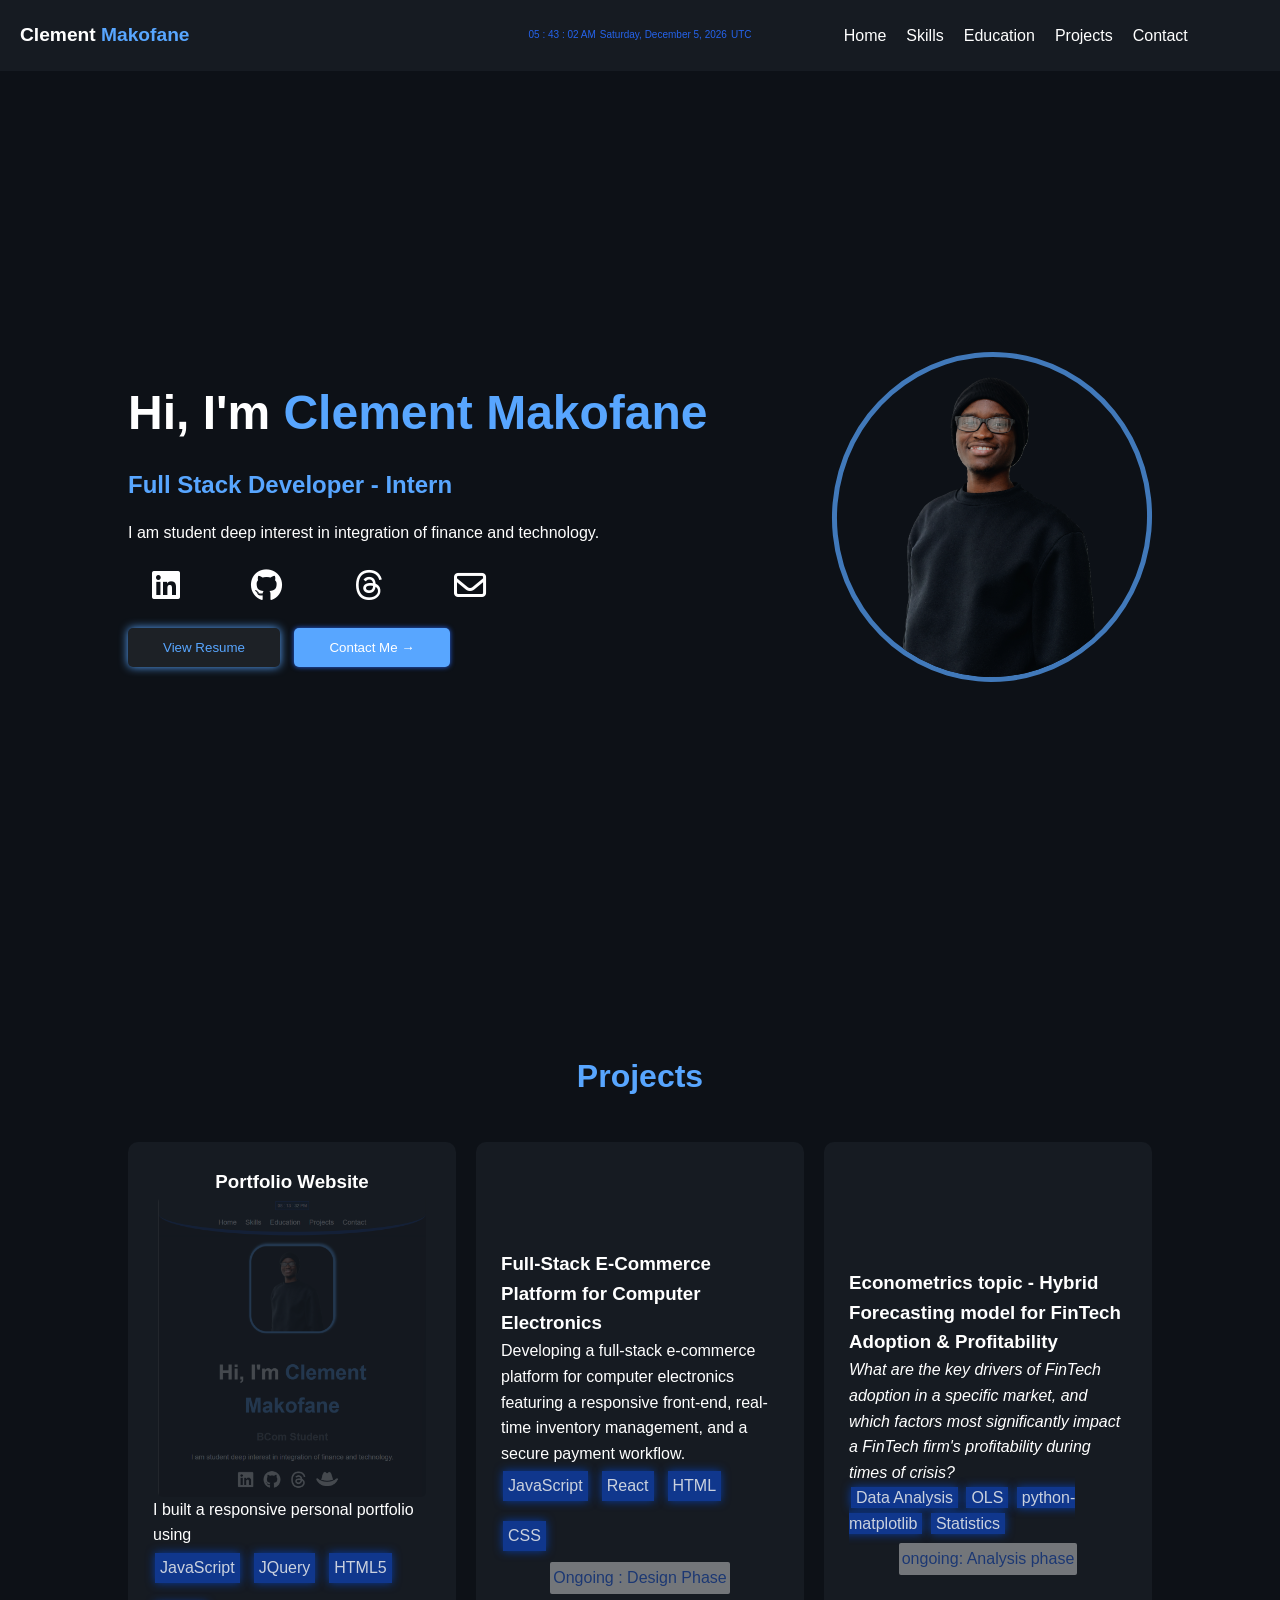
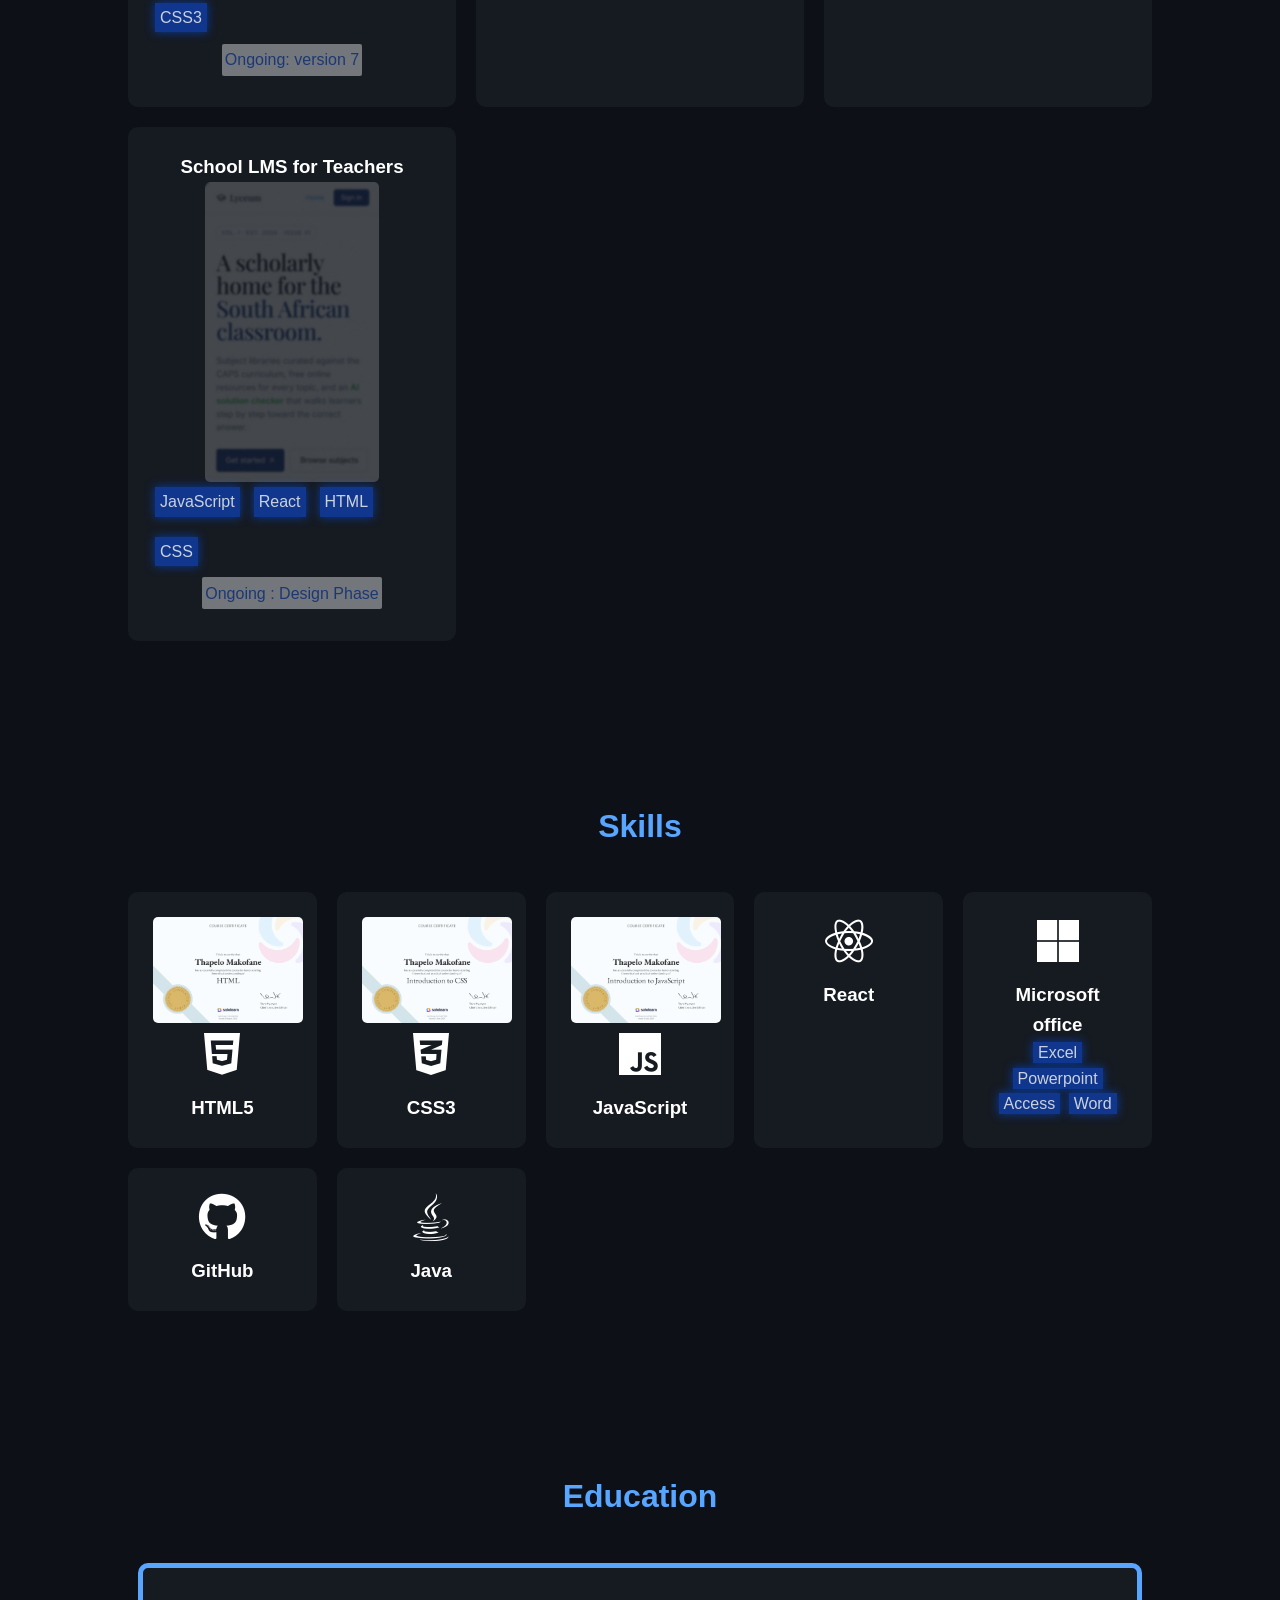
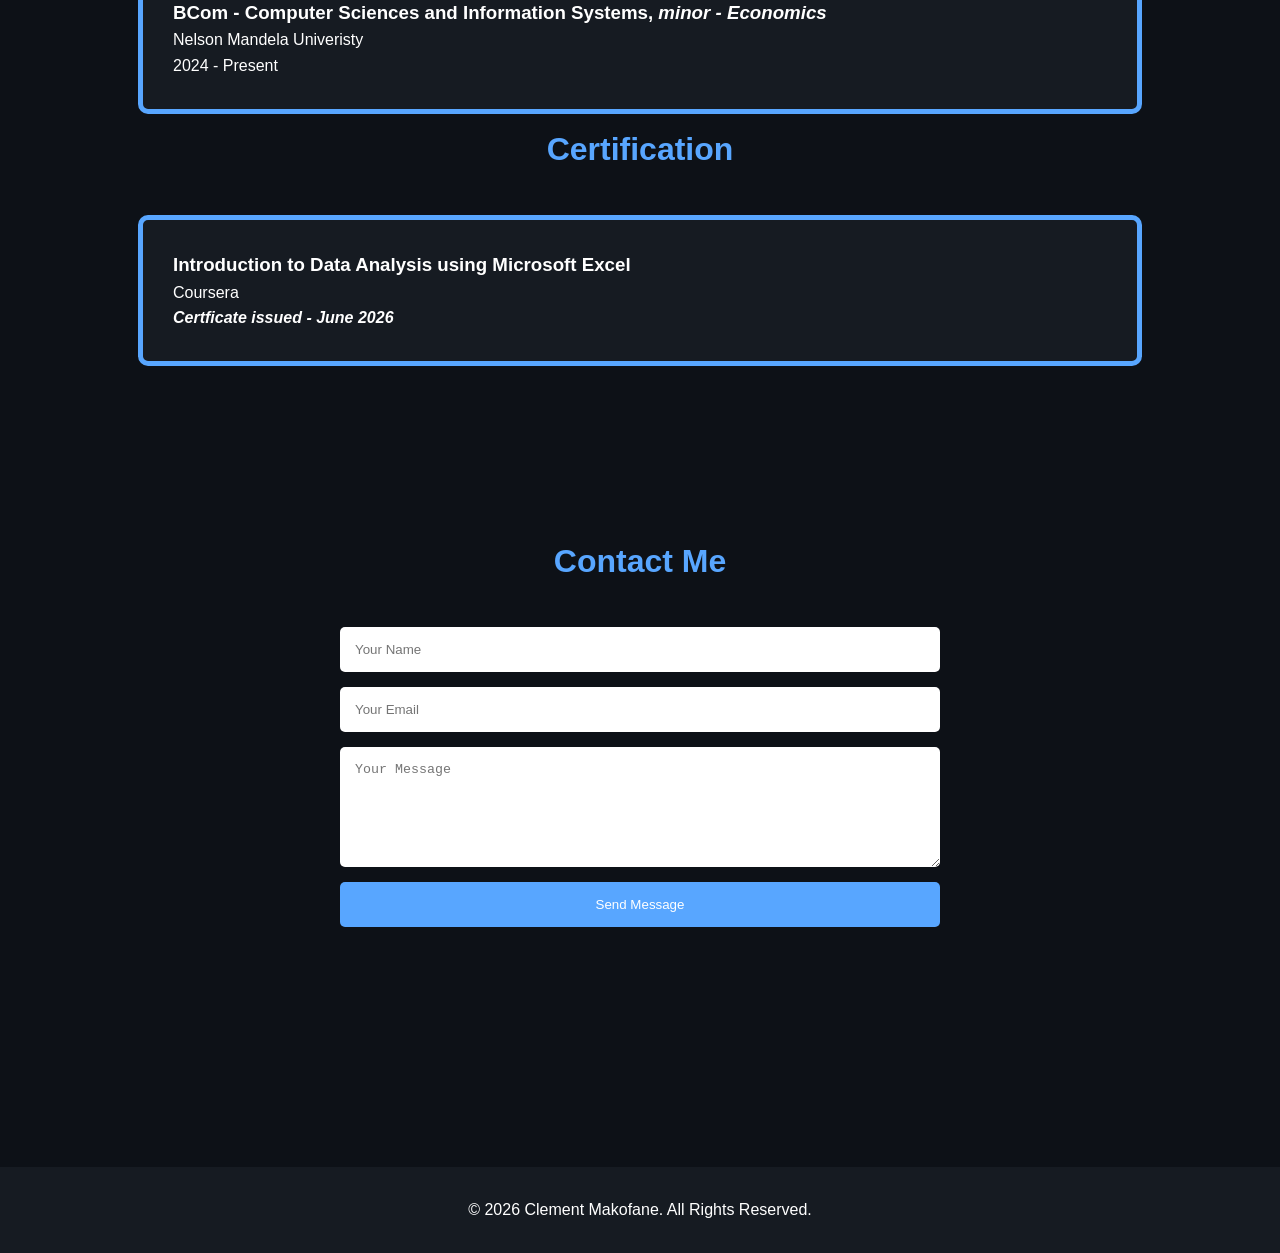
<file: index.html>
<!DOCTYPE html>
<html lang="en">
<head>
    <!-- ========================================
         META DATA
    ========================================= -->
    <meta charset="UTF-8">
    <meta name="viewport" content="width=device-width, initial-scale=1.0">

    <meta name="description" content="Portfolio of Clement Makofane, Full Stack Developer, FinTech Enthusiast and BCom Computer Science student.">
    <meta name="keywords" content="Clement Makofane, Full Stack Developer, FinTech, Portfolio, React, JavaScript">
    <meta name="author" content="Clement Makofane">
    <meta property="og:title" content="Clement Makofane Portfolio">
    <meta property="og:description" content="Full Stack Developer and FinTech Enthusiast">
    <script type="application/ld+json">
    {"@context":"https://schema.org","@type":"Person","name":"Clement Makofane","jobTitle":"Full Stack Developer"}
    </script>
    <link rel="stylesheet" href="/styling/style.css">
    <link rel="stylesheet" href="https://cdnjs.cloudflare.com/ajax/libs/font-awesome/6.7.2/css/all.min.css">
    <link rel="stylesheet" href="https://fonts.googleapis.com/css2?family=Inter:wght@300;400;500;600;700;800&display=swap">
    <title>Clement Makofane | Portfolio</title>
    
</head>
<body class="top" id="body">
    <header class="header">
        <nav id="navbar" class="navbar show-menu">
            <div class="list">
                <div class="logo">
                    Clement <span class="logoSur">Makofane</span>
                </div>
                <!-- <div id="clock-container">
                    <span id="time-display">Loading...</span>
                </div> -->
                <div class="clock-wrapper">
                    <div id="clock">
                        <span id="hours">00</span>
                        <span class="seperation">:</span>
                        <span id="minutes">00</span>
                        <span class="seperation">:</span>
                        <span id="seconds">00</span>
                        <span id="ampm">AM</span>
                    </div>
                    <div id="date-display">Loading...</div>
                    <!-- <div id="location-display">
                    <span id="location-icon"><i class="fa-solid fa-location-dot"></i></span>
                    <span id="location-text">Detection your location</span>
                </div> -->
                    <div id="timezone-display"></div>
                </div>
            
                <ul class="nav-links">
                    <li><a href="#hero">Home</a></li>
                    <li><a href="#skills">Skills</a></li>
                    <li><a href="#education">Education</a></li>
                    <li><a href="#projects">Projects</a></li>
                    <li><a href="#contact">Contact</a></li>
                </ul>
                <button class="nav-close"><i class="fas fa-xmark"></i></button>
            </div>
             <button class="navMenu">
                <i class="fas fa-bars"></i>
            </button>
        </nav>
    </header>


    <!-- == HERO SECTION == -->
    <section id="hero" class="hero">

        <div class="hero-content">

            <div class="hero-text">

                <h1>
                    Hi, I'm
                    <span>Clement Makofane</span>
                </h1>

                <h2>Full Stack Developer - Intern</h2>

                <p>
                    I am student deep interest in integration of finance and technology.
                </p>

                <div class="social-links">
                        
                    <a href="https://www.linkedin.com/in/makofaneclement">
                    <i class="fa-brands fa-linkedin"></i>
                    </a>
                    <a href="https://github.com/Clemthap" target="_parent">
                        <i class="fa-brands fa-github"></i>
                    </a>

                    <a href="https://www.threads.com/@mc_teepee" target="_parent">
                        <i class="fa-brands fa-threads"></i>
                    </a>
                    <a href="mailto:makofane.t.clement@gmail.com" target="_parent">
                        <i class="fa-regular fa-envelope"></i>
                    </a>
                </div>

                <div class="hero-buttons">
                    <a class="btnDownLoad" href="/documents/Clement's CV.pdf" target="_blank">
                        <button>View Resume</button>
                    </a>
                    <a class="reachOut" href="#contact" target="_blank">
                        <button>Contact Me <b>&rightarrow;</b></button>
                    </a>
                </div>

            </div>

            <div class="hero-image">
                <img src="/images/pictures/ProfilePic_wb.PNG" alt="Profile Picture">
            </div>
        </div>
    </section>

    <!-- == PROJECTS SECTION == -->
    <section id="projects"aria-lavel="Projects">
        <h2 class="section-title">Projects</h2>

        <!-- <div class="project-filter"> 
            <button data-filter="all">All</button>
            <button data-filter="web">Web</button>
            <button data-filter="research, data, data analytics">Data Analysis</button>
            <button data-filter="fullstack">Full Stack</button> 
        </div> -->

        <div class="projects-grid">
            <div class="project-card">
                <p>
                    <h3>Portfolio Website</h3>
                    <img src="/images/pictures/image.png" alt="">
                    I built a responsive personal portfolio using 
                    <br>
                    
                    
                    <div class="tech-stack">
                        <span class="stack">JavaScript</span>
                        <span class="stack">JQuery</span>
                        <span class="stack">HTML5</span>
                        <span class="stack">CSS3</span>
                    </div>
                </p>
                <p>Ongoing: version 7</p>
            </div>

            <div class="project-card">

                <h3>Full-Stack E-Commerce Platform for Computer Electronics</h3>

                <p>
                    Developing a full-stack e-commerce platform for computer electronics featuring a responsive front-end, real-time inventory management, and a secure payment workflow.
                    <br>
                    <div class="tech-stack">
                        <span class="stack">JavaScript</span>
                        <span class="stack">React</span>
                        <span class="stack">HTML</span>
                        <span class="stack">CSS</span>
                    </div>
                </p>
                <p>Ongoing : Design Phase</p>

            </div>

            <div class="project-card">

                <h3>Econometrics topic -  Hybrid Forecasting model for FinTech Adoption & Profitability</h3>


                <p>
                    <i>What are the key drivers of FinTech adoption in a specific market, and which factors most significantly impact a FinTech firm's profitability during times of crisis?</i>
                    <br>
                    <div class="teck-stack">
                        <span class="stack">Data Analysis</span>
                        <span class="stack">OLS</span>
                        <span class="stack">python- matplotlib</span>
                        <span class="stack">Statistics</span>
                    </div>
                </p>
                <p>ongoing: Analysis phase</p>
            </div>
            <div class="project-card">
                <h3>School LMS for Teachers</h3>
                <img src="images/pictures/eduLink hub.png" alt="Demo">
                <p></p>
                <div class="tech-stack">
                        <span class="stack">JavaScript</span>
                        <span class="stack">React</span>
                        <span class="stack">HTML</span>
                        <span class="stack">CSS</span>
                    </div>
                <p>Ongoing : Design Phase</p>
            </div>
        </div>

    </section>


    <!-- == SKILLS SECTION == -->
    <section id="skills">

        <h2 class="section-title">Skills</h2>
        <!-- <h4 class="section-by-kill">Technical Skills</h4> -->
        <div class="skills-grid">
            <div class="skill-card">
                <img src="/images/certificates/html.png" alt="">
                <i class="fa-brands fa-html5"></i>
                <h3>HTML5</h3>
            </div>

            <div class="skill-card">
                 <img src="/images/certificates/introCss.png" alt="">
                <i class="fa-brands fa-css3-alt"></i>
                <h3>CSS3</h3>
            </div>

            <div class="skill-card">
                 <img src="/images/certificates/intro-javaScript.png" alt="">
                <i class="fa-brands fa-js"></i>
                <h3>JavaScript</h3>
            </div>

            <div class="skill-card">
                <i class="fa-brands fa-react"></i>
                <h3>React</h3>
            </div>
            <div class="skill-card">
                <i class="fa-brands fa-microsoft"></i>
                <h3>Microsoft office</h3>
                <span class="stack">Excel</span>
                <span class="stack">Powerpoint</span>
                <span class="stack">Access</span>
                <span class="stack">Word</span>
            </div>
            <div class="skill-card">
                <i class="fa-brands fa-github"></i>
                <h3>GitHub</h3>
            </div>
            <div class="skill-card">
                <i class="fa-brands fa-java"></i>
                <h3>Java</h3>
            </div>
        </div>

    </section>


    <!-- == EDUCATION SECTION == -->
    <section id="education">

        <h2 class="section-title">Education</h2>

        <div class="card">

            <h3>BCom &hyphen; Computer Sciences and Information Systems, <i>minor - Economics</i></h3>
            <p>
                Nelson Mandela Univeristy 
            </p>

            <p>
                2024 - Present
            </p>
            
        </div>
        <h2 class="section-title">Certification</h2>
        <div class="card">
            <a href="https://www.coursera.org/account/accomplishments/records/GVTAS8W2ZGK1" target="_blank">
                <h3>Introduction to Data Analysis using Microsoft Excel</h3>
                <p>
                    Coursera 
                    <h4><i>Certficate issued - June 2026</i></h4>
                </p>

            </a>
        </div>
    </section>




    <!-- == CONTACT SECTION == -->
    <section id="contact">

        <h2 class="section-title">Contact Me</h2>

        <form id="contactForm"  method="post" enctype="text/plain"  novalidate>

            <input
                type="text"
                placeholder="Your Name"
                required>

            <input
                type="email"
                placeholder="Your Email"
                required>

            <textarea
                rows="6"
                placeholder="Your Message"
                required></textarea>

                <button type="submit">
                    Send Message
                </button>

        </form>
    </section>
    <section>

        <a href="#top"><button id="btnTop"><b>&uparrow;</b><br> Top</button></a>
    </section>


    <!-- == FOOTER SECTION == -->
    <footer>

        <p>
            © 2026 Clement Makofane. All Rights Reserved.
        </p>

    </footer>
    <script src="Scripting/script.js"></script>
    <script src="https://code.jquery.com/jquery-3.7.1.min.js"></script>
</body>
</html>
</file>
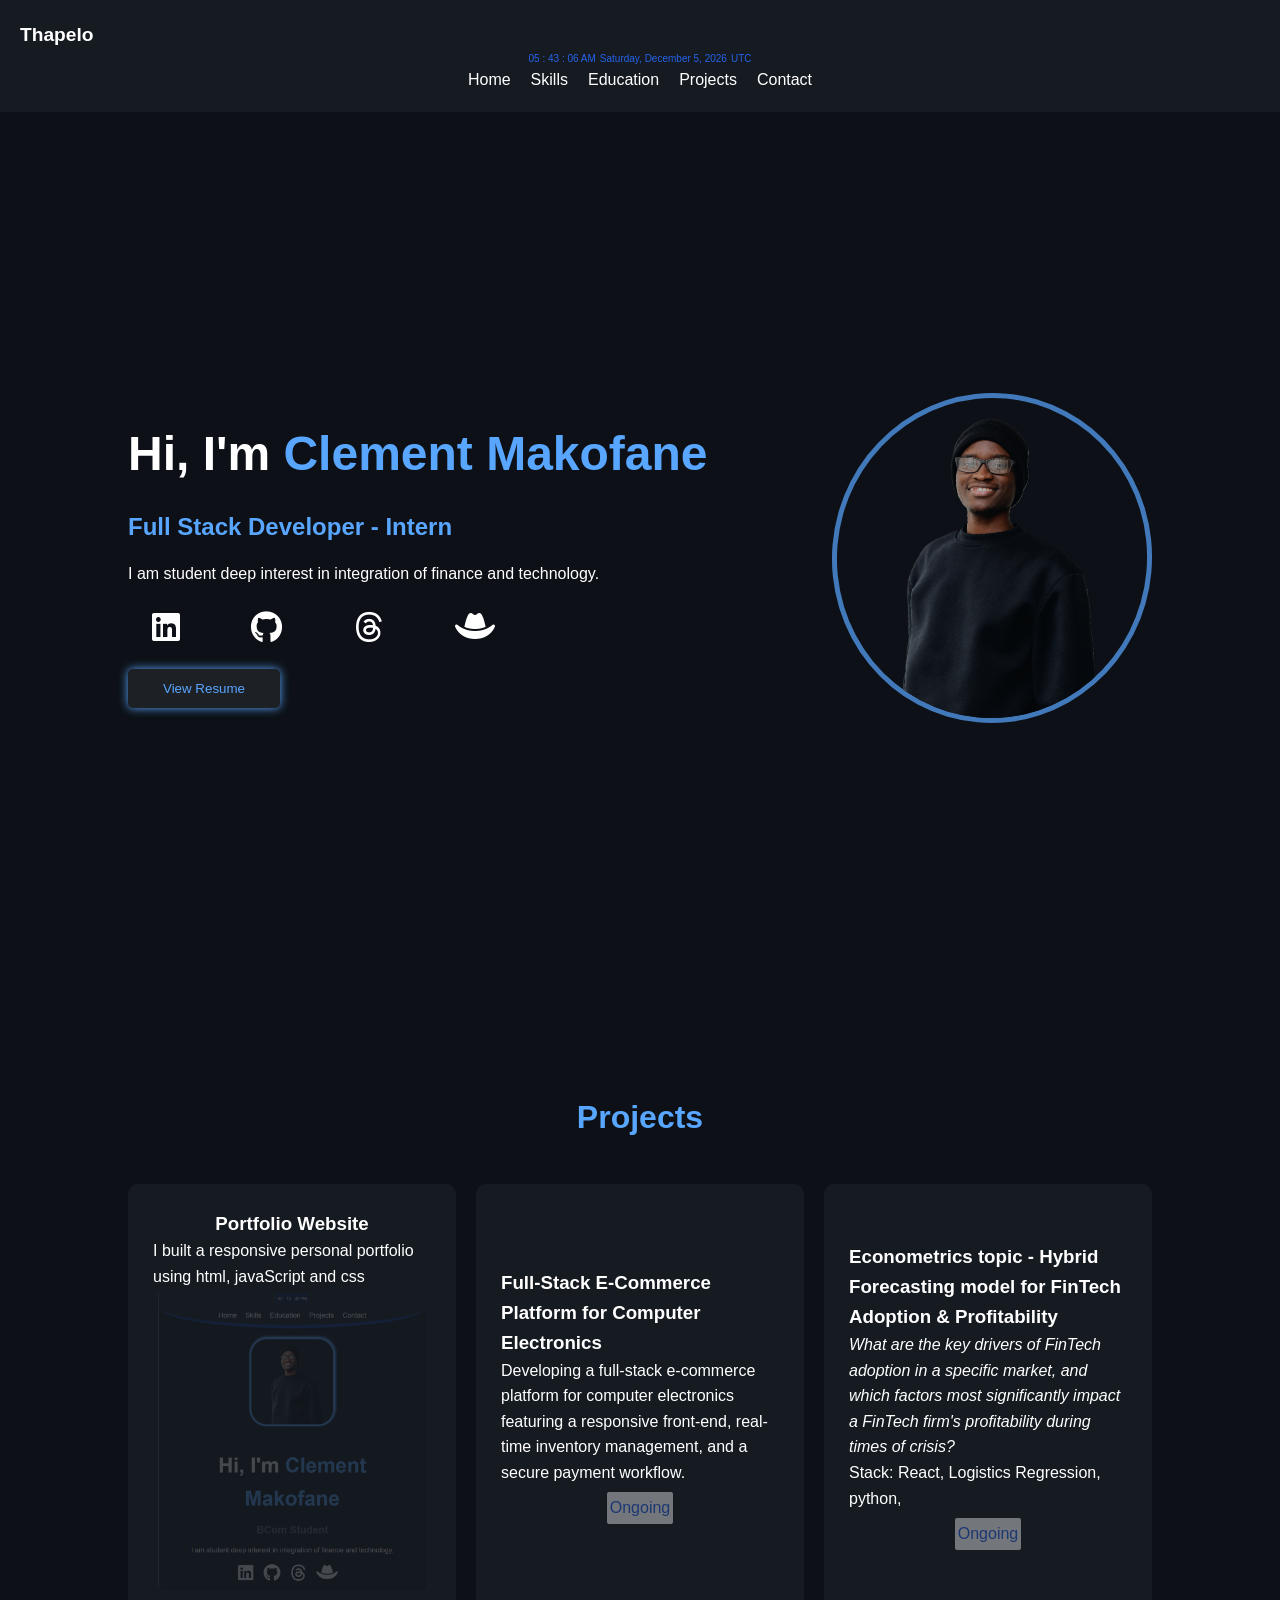
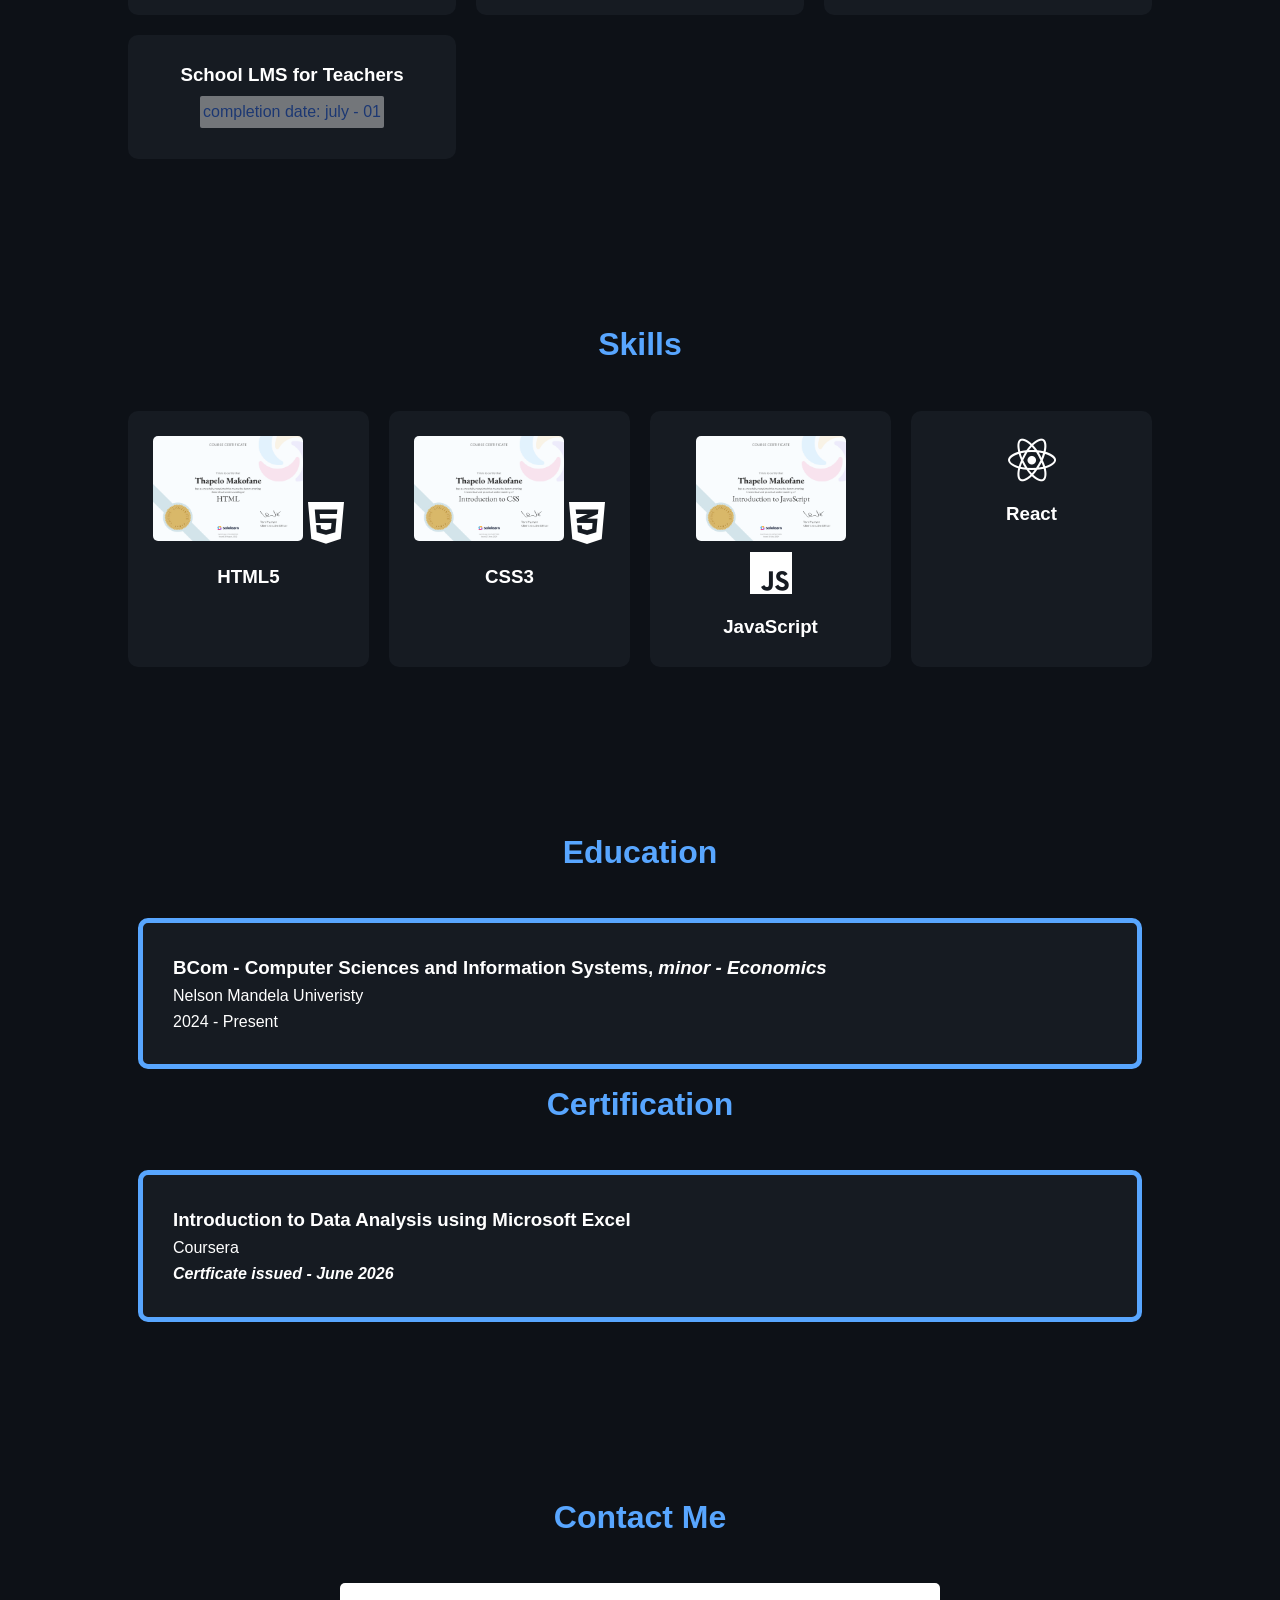
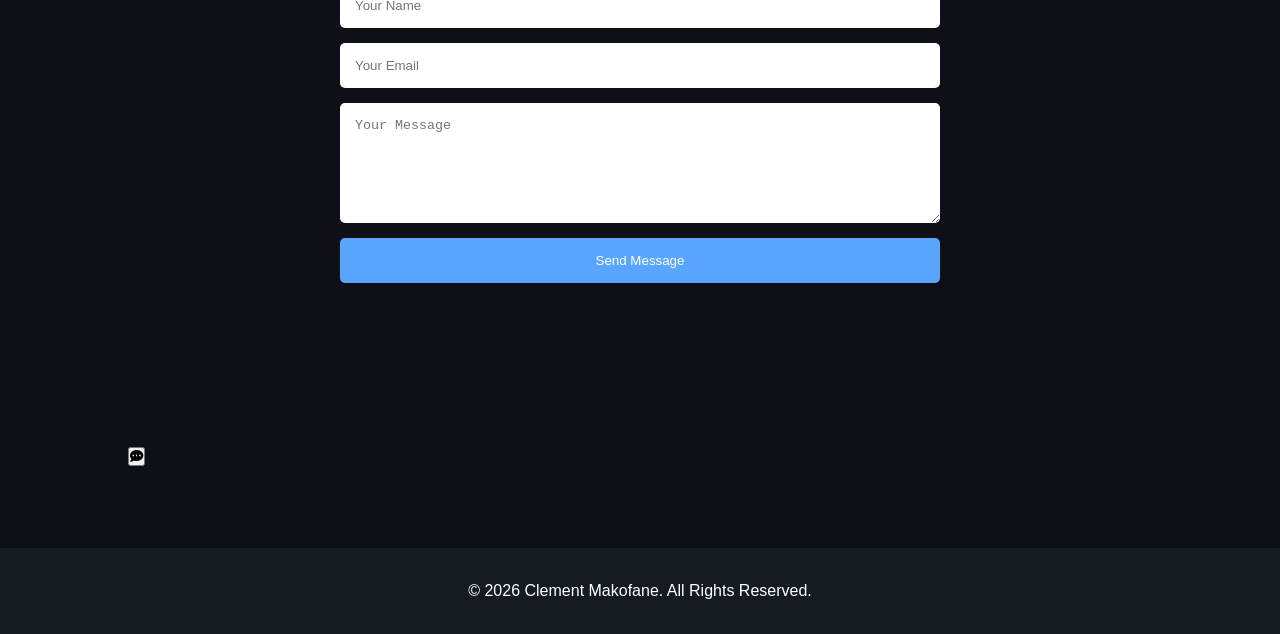
<file: pages/index.html>
<!DOCTYPE html>
<html lang="en">
<head>
    <!-- ========================================
         META DATA
    ========================================= -->
    <meta charset="UTF-8">
    <meta name="viewport" content="width=device-width, initial-scale=1.0">
    <link rel="stylesheet" href="/styling/style.css">
    <link rel="stylesheet" href="https://cdnjs.cloudflare.com/ajax/libs/font-awesome/6.7.2/css/all.min.css">
    <title>Clement Makofane | Portfolio</title>
    
</head>
<body class="top">
    <header class="header">

        <nav class="navbar">

            <div class="logo">
                Thapelo
            </div>
            <!-- <div id="clock-container">
                <span id="time-display">Loading...</span>
            </div> -->
            <div class="clock-wrapper">
                <div id="clock">
                    <span id="hours">00</span>
                    <span class="seperation">:</span>
                    <span id="minutes">00</span>
                    <span class="seperation">:</span>
                    <span id="seconds">00</span>
                    <span id="ampm">AM</span>
                </div>
                <div id="date-display">Loading...</div>
                <!-- <div id="location-display">
                    <span id="location-icon"><i class="fa-solid fa-location-dot"></i></span>
                    <span id="location-text">Detection your location</span>
                </div> -->
                <div id="timezone-display"></div>
            </div>

            <ul class="nav-links">
                <li><a href="#hero">Home</a></li>
                <li><a href="#skills">Skills</a></li>
                <li><a href="#education">Education</a></li>
                <li><a href="#projects">Projects</a></li>
                <li><a href="#contact">Contact</a></li>
            </ul>

        </nav>

    </header>


    <!-- == HERO SECTION == -->
    <section id="hero" class="hero">

        <div class="hero-content">

            <div class="hero-text">

                <h1>
                    Hi, I'm
                    <span>Clement Makofane</span>
                </h1>

                <h2>Full Stack Developer - Intern</h2>

                <p>
                    I am student deep interest in integration of finance and technology.
                </p>

                <div class="social-links">
                        
                    <a href="https://www.linkedin.com/in/makofaneclement">
                    <i class="fa-brands fa-linkedin"></i>
                    </a>
                    <a href="https://github.com/Clemthap" target="_parent">
                        <i class="fa-brands fa-github"></i>
                    </a>

                    <a href="https://www.threads.com/@mc_teepee">
                        <i class="fa-brands fa-threads"></i>
                    </a>
                    <a href="https://tryhackme.com/p/TeaPee" target="_parent">
                        <i class="fa-solid fa-hat-cowboy"></i>
                    
                    </a>

                </div>

                <div class="hero-buttons">
                    <a class="btnDownLoad">
                        <button>View Resume</button>
                    </a>

                    <!-- <a href="#projects">
                        <button>View Projects</button>
                    </a> -->
                </div>

            </div>

            <div class="hero-image">
                <img src="/images/pictures/ProfilePic_wb.PNG" alt="Profile Picture">
            </div>

        </div>

    </section>

    <!-- == PROJECTS SECTION == -->
    <section id="projects">

        <h2 class="section-title">Projects</h2>

        <div class="projects-grid">

            <div class="project-card">

                <h3>Portfolio Website</h3>

                <p>
                    I built a responsive personal portfolio using 
                    html, javaScript and css
                </p>
                <img src="/images/pictures/image.png" alt="">
                <!-- <p>Ongoing</p> -->
            </div>

            <div class="project-card">

                <h3>Full-Stack E-Commerce Platform for Computer Electronics</h3>

                <p>
                    Developing a full-stack e-commerce platform for computer electronics featuring a responsive front-end, real-time inventory management, and a secure payment workflow.
                </p>
                <p>Ongoing</p>

            </div>

            <div class="project-card">

                <h3>Econometrics topic -  Hybrid Forecasting model for FinTech Adoption & Profitability</h3>


                <p>
                    <i>What are the key drivers of FinTech adoption in a specific market, and which factors most significantly impact a FinTech firm's profitability during times of crisis?</i>
                    <br>Stack: React, Logistics Regression, python,
                </p>

                <p>Ongoing</p>
            </div>
            <div class="project-card">
                <h3>School LMS for Teachers</h3>
                <p></p>
                <p>
                    completion date: july &hyphen; 01
                </p>
            </div>
        </div>

    </section>


    <!-- == SKILLS SECTION == -->
    <section id="skills">

        <h2 class="section-title">Skills</h2>
        <!-- <h4 class="section-by-kill">Technical Skills</h4> -->
        <div class="skills-grid">
            <div class="skill-card">
                <img src="/images/certificates/html.png" alt="">
                <i class="fa-brands fa-html5"></i>
                <h3>HTML5</h3>
            </div>

            <div class="skill-card">
                 <img src="/images/certificates/introCss.png" alt="">
                <i class="fa-brands fa-css3-alt"></i>
                <h3>CSS3</h3>
            </div>

            <div class="skill-card">
                 <img src="/images/certificates/intro-javaScript.png" alt="">
                <i class="fa-brands fa-js"></i>
                <h3>JavaScript</h3>
            </div>

            <div class="skill-card">
                <i class="fa-brands fa-react"></i>
                <h3>React</h3>
            </div>

            <div class="skill-card" style="display: none;">
                <i class="fa-brands fa-github"></i>
                <h3>GitHub</h3>
            </div>
        </div>

    </section>


    <!-- == EDUCATION SECTION == -->
    <section id="education">

        <h2 class="section-title">Education</h2>

        <div class="card">

            <h3>BCom &hyphen; Computer Sciences and Information Systems, <i>minor - Economics</i></h3>
            <p>
                Nelson Mandela Univeristy 
            </p>

            <p>
                2024 - Present
            </p>
            
        </div>
        <h2 class="section-title">Certification</h2>
        <div class="card">
            <a href="https://www.coursera.org/account/accomplishments/records/GVTAS8W2ZGK1" target="_blank">
                <h3>Introduction to Data Analysis using Microsoft Excel</h3>
                <p>
                    Coursera 
                    <h4><i>Certficate issued - June 2026</i></h4>
                </p>

            </a>
        </div>
    </section>




    <!-- == CONTACT SECTION == -->
    <section id="contact">

        <h2 class="section-title">Contact Me</h2>

        <form id="contactForm" action="f"  method="post" enctype="text/plain"  novalidate>

            <input
                type="text"
                placeholder="Your Name"
                required>

            <input
                type="email"
                placeholder="Your Email"
                required>

            <textarea
                rows="6"
                placeholder="Your Message"
                required></textarea>

                <button type="submit">
                    Send Message
                </button>

        </form>

    </section>
    <section>
        <a href=""> <button id="btnBot"><i class="fa-solid fa-comment-dots"></i></button></a>

        <a href="#top"><button id="btnTop"><b>&uparrow;</b><br> Top</button></a>
    </section>

    <!-- == ABOUT SECTION == -->
    <!-- <section id="experience">

        <h2 class="section-title">Experience</h2>
        <div class="card">
            <h3></h3>
        </div>

    </section>
 -->


    <!-- == FOOTER SECTION == -->
    <footer>

        <p>
            © 2026 Clement Makofane. All Rights Reserved.
        </p>

    </footer>
    <script src="/Scripting/script.js"></script>
</body>
</html>
</file>
<file: styling/style.css>
*{
    margin:0;
    padding:0;
    box-sizing:border-box;
}

html{
    scroll-behavior:smooth;
    position: relative;
    color: #fff;
}

body{
    /* background:#0d1117; */
    color:white;
    font-family:Arial, Helvetica, sans-serif;
    line-height:1.6;
    background:#0d1117;
    opacity:1;
}

section{
    padding:80px 10%;
    transition: 2s;
}

@keyframes fade-section-in {
    0% {
        opacity: 0.5;
    }
    100% {
        opacity: 1;
    }
} 


/* navigation */
.list {
    display: flex;
    justify-content: center;
    align-items: center;
    transition: 300s ease;
    gap: 20px;
}

.section-title{
    text-align:center;
    margin-bottom:40px;
    font-size:2rem;
    color:#58a6ff;
}

.navbar{
    justify-content:space-between;
    align-items:center;
    padding:20px ;
    background:#161b22;
    position:sticky;
    top:0;
    z-index:100;
}

.logo{
    flex: 1;
    text-align: left;
    font-size:1.2rem;
    font-weight:bold;
}
.logoSur {
    color: #58a6ff;
}
.nav-links{
    flex: 1;
    display: flex;
    justify-content: center;
    align-items: right;
    text-align: right;
    gap:20px;
    list-style:none;
    transition: 0.3s ease;
    /* background-color: #2563eb; */
}

.nav-links a{
    text-decoration:none;
    color: #fff;
    
}
.nav-links li {
    transition:  1s ease;
    }

.nav-links li:hover{
    /* opacity: 0.3; */
    transform: translateY(-5px) scale(1.5);
    transition: 100ms ease-in;
    box-shadow: 0px 0px 10px #10378d;
    border-radius: 5px;
    padding: 0px 10px;
    color: #58a6ff;
}

.navMenu, .nav-close{
    /* background-color: #58a6ff; */
    display:none;
    border:none;
    cursor:pointer;
    background:#fff;
    color:#000;
    padding:.7em;
    border-radius:8px;
}

/* Clock related */
.clock-wrapper {
    display: flex;
    text-align: center;
    justify-content: center;
    font-size: 10px;
    gap: 4px;
    color: #2563eb
}
.reachOut, .btnDownLoad {
    color: transparent;
}

.reachOut button { 
    animation: enlarge 4s ease-in-out infinite alternate both;
}
.reachOut button:hover {
    background-color: #000;
    color: #58a6ff;
}
@keyframes  enlarge {
    0% {
        box-shadow: 0px 0px 20px #2563eb;
    }

    100% {
        box-shadow: 0px 0px 5px #2563eb;
    }
    
}


/* Hero Section */
.hero{
    min-height:100vh;
    display:flex;
    align-items:center;
}

.hero-content{
    display:flex;
    align-items:center;
    justify-content:space-between;
    gap:50px;
    width:100%;
}

.hero-text{
    flex:1;
}

.hero-text h1{
    font-size:3rem;
}

.hero-text span{
    color:#58a6ff;
}

.hero-text h2{
    margin:15px 0;
    animation: changeText 3s infinite alternate both;
}
@keyframes changeText {
    0% {
        color: #fff;
    }
    100% {
        color: #58a6ff;
    }
}

.hero-image img{
    width:320px;
    border-radius:50%;
    border:5px solid #58a6ff;
    animation: picturescaling 5s ease-in-out  infinite alternate both;
    opacity: 0.7;
}
.hero-image img:hover {
    opacity: 1;
}

@keyframes picturescaling {
    0% {
        /* transform: translateY(-3px); */
        transform: rotate(-5deg);
        transition: all 1s;
    }
    100% {
        /* transform: translateY(3px); */
        transform: rotate(5deg);
        transition: all 2s;
        
    }

}

.social-links{
    margin:20px;
}

.social-links i{
    color:#ffffff;
    font-size:2.5em;
    margin-right:1.5em;
    transform: scale(0.8);
    transition: transform 0.3s;
}
.social-links i:hover{
    color: #2563eb;
    transform: translateY(-8px);
    transition: transform 1s;
}

.social-links a {
    color: transparent;
}

.hero-buttons button{
    padding:12px 35px;
    margin-right:10px;
    border:none;
    border-radius:5px;
    cursor:pointer;
    background:#58a6ff;
    color:white;
}
.btnDownLoad button {
    background-color: #fff1;
    color: #58a6ff;
    box-shadow: 0px 0px 10px #58a6ff;
}
 
/* About section */

.card{
    /* width: fit-content;
    padding: 1em; */
    background:#161b22;
    padding:30px;
    border-radius:10px;
    border: 5px solid #58a6ff;
    margin: 10px;
} 
.card a {
    color: #fff;
    text-decoration: none;
}
.card:hover{
    background:#58a6ff;
    color: #0d1117;
    opacity: 0.5;
}

/* Skills section */
.skills-grid{
    display:grid;
    grid-template-columns:repeat(auto-fit,minmax(180px,1fr));
    gap:20px;
}

.skill-card{
    background:#161b22;
    padding:25px;
    text-align:center;
    border-radius:10px;
    transition: transform 200mx;
}
.skill-card:hover {
    transform: scale(1.2);
    transition: transform 200ms;
    box-shadow: 0px 0px 10px #2563eb;
}

.skill-card i{
    font-size:3rem;
    color: 5px solid #58a6ff;
    margin-bottom:15px;
}
.skill-card img {
    box-sizing:border-box;
    width: 150px;
    border-radius: 5px;
}
.skill-card img:hover {
    transform: scale(1.5);
    transition: ease 2s;
}

/* project section */
.projects-grid{
    display:grid;
    grid-template-columns:repeat(auto-fit,minmax(250px,1fr));
    gap:20px;
}

.project-card{
    display: flex;
    flex-direction: column;
    align-items: center;
    justify-content: center;
    background:#161b22;
    padding:25px;
    border-radius:10px;
    
}
.project-card img {
    box-sizing:border-box;
    min-width: 100px;
    max-height: 300px;
    border-radius: 5px;
    align-self: center;
    align-items: center;
    opacity: 0.2;
}
.project-card p:nth-last-child(1){
    color: #2563eb;
    text-align: center;
    padding: 0.2em;
    margin: 0.4em;
    background-color: white;
    opacity: 0.4;
    position: static;
    bottom: 0;
    border-radius: 2px;
}
.project-card img:hover {
    transform: scale(1.2);
    transition: transform 300ms;
}

.project-filter {
    display: flex;
    gap: 10px;
    justify-content: center;
    margin-bottom: 20px;
    flex-wrap: wrap;
}
.project-filter button {
    padding: 10px 15px;
    border: none;
    border-radius: 5px;
    background: #58a6ff;
    color: #fff;
    cursor: pointer;
}
.tech-stack {
    display: flex;
    gap: 10px;
    flex-wrap: wrap;
}
.stack {
    text-align: center;
    padding: 2px 5px;
    margin: 5px 2px;
    background: #10378d;
    color: #cad1de;
    box-shadow: 0px 0px 10px #083ca3;
}
.stack:hover {
    box-shadow: 0px 0px 15px #616670 ;
    border-radius: 5px;
}

/* contact section */
form{
    max-width:600px;
    margin:auto;
    display:flex;
    flex-direction:column;
    gap:15px;
}

input, textarea{
    padding:15px;
    border:none;
    border-radius:5px;
}

form button{
    padding:15px;
    border:none;
    border-radius:5px;
    background:#58a6ff;
    color:white;
    cursor:pointer;
}

footer{
    text-align:center;
    padding:30px;
    background:#161b22;
}

@media(max-width:860px){
    .hero {
        margin-top: -4em;
    }
    .logo {
        color: #10378d;
        border-top: solid;
        border-bottom: solid ;
    }
    .header {
        position:sticky;
        top: 0;
        margin-top: 2em;
        z-index:1000;
        box-shadow: 0 2px 4px rgba(0,0,0,0.1);
    }
    .nav-links {
        display: flex;
        flex-direction: column;
        margin-bottom: 35px;
        justify-content: center;
        text-align: center;
    }

    .navbar {
        display: block;
        position:fixed;
        top: 10px;
        right: 10px;
        width: 220px;
        height: fit-content;
        flex-direction: column;
        justify-content: center;
        text-align: center;
        transition: 0.4s ease;
        z-index: 1000;
        background-color: transparent;

    }
    @keyframes borderLine {
        from {
            border-bottom:solid #10378d 0.5em;
        }
        to {
            border-bottom:solid #f7f7f7 0.5em;
        }
    }
    .navMenu {
        display: flex;
        flex-direction: column;
    }

    .navMenu, .nav-close {
        display: flex;
        position: absolute;
        top: 20px;
        right: 20px;
    }
    .list {
        position: fixed;
        top: 0;
        right: -100%;
        width: 260px;
        height: fit-content;
        background: #161b22;
        display: flex;
        flex-direction: column;
        align-items: center;
        justify-content: flex-start;
        padding-top: 80px;
        gap: 20px;
        transition: right 0.3s ease;
        z-index: 1001;
        box-shadow: -5px 0 20px rgba(0,0,0,0.4);
}

    
    .menu-overlay {
        opacity: 0;
        transition: opacity 0.3s ease;

    }

     /* For clock */
    .clock-wrapper {
        flex: 1;
        padding: 2px;
        justify-content: left;
        font-size: 10px;
    }

    #date-display, #location-display, #timezone-display  {
        display: none;
    }


    .hero-image img {
        width:200px;
        border-radius:20%;
        animation: float 1s ease-in-out infinite alternate both;
    }
    .hero-image {
        transform: scale(1) translate(0,0);
        transition: transform 3s;
    }
    .hero-image:hover {
        transform: scale(1.5) translate(0,30px);
        transition: transform 3s;
    }
    .skill-card img {
        display: none;
    }
    @keyframes float {
        0% {
            transform: translateY(-5px);
            transform: rotate(5deg);
            transition: all 1s;
            box-shadow: -2px 2px 5px #58a6ff;
        }
        100% {
            transform: translateY(5px);
            transform: rotate(-5deg);
            transition: all 2s;
            box-shadow: 2px -2px 5px #58a6ff;
        }
    }
    

    .hero-content{
        flex-direction:column-reverse;
        text-align:center;
    }
}

/* TypingEffect.css */
.typing-text {
  display: inline-block;
}

.cursor {
  display: inline-block;
  width: 2px;
  margin-left: 2px;
  background-color: #2563eb;
  animation: blink 0.7s step-end infinite;
}

@keyframes blink {
  0%, 100% { opacity: 1; }
  50% { opacity: 0; }
}


/* Back to top */
 #btnTop {
  position: fixed;
  bottom: 20px;
  right: 25px;
  padding: 12px 16px;
  background: #0d1117;
  color: white;
  border: none;
  border-radius: 50px;
  cursor: pointer;
  font-size: 14px;
  box-shadow: 0 4px 12px #2563eb;
  transition: opacity 0.4s ease, transform 0.3s ease;
  opacity: 0;
  transform: translateY(20px);
  pointer-events: none;
  z-index: 1000;
  animation: enlarge 2s ease-in-out infinite alternate both;
}

#btnTop.visible {
  opacity: 1;
  transform: translateY(0);
  pointer-events: auto;
}

#btnTop:hover {
  background: #2563eb;
}
</file>
